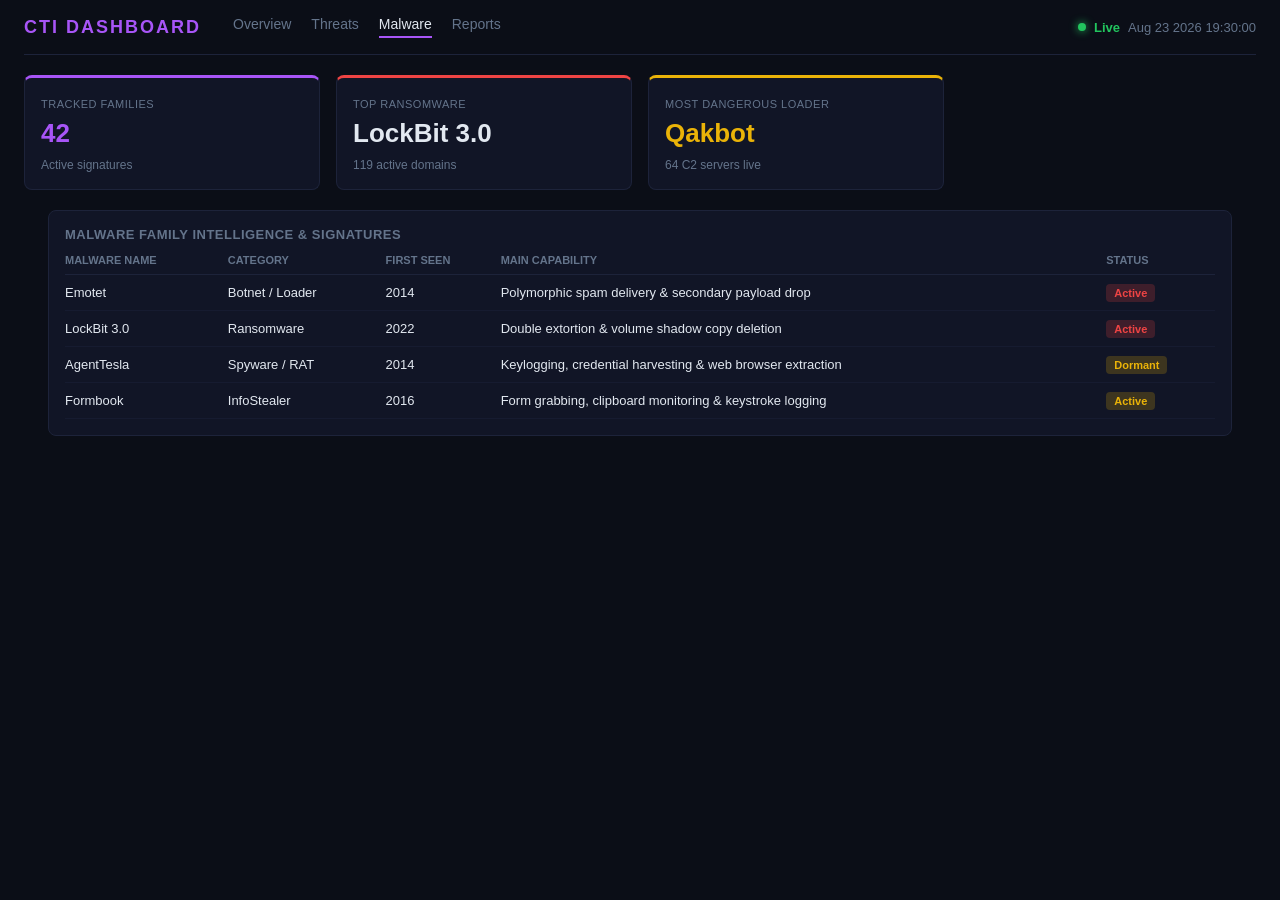
<file: malware.html>
<!DOCTYPE html>
<html lang="en">
<head>
    <meta charset="UTF-8">
    <meta name="viewport" content="width=device-width, initial-scale=1.0">
    <title>CTI Dashboard - Malware</title>
    <link rel="stylesheet" href="css/style.css">
</head>
<body>

    <header class="navbar">
        <div class="nav-left">
            <h1 class="brand-title">CTI DASHBOARD</h1>
            <nav class="nav-links">
                <a href="index.html">Overview</a>
                <a href="threats.html">Threats</a>
                <a href="malware.html" class="active">Malware</a>
                <a href="reports.html">Reports</a>
            </nav>
        </div>
        <div class="nav-right">
            <span class="pulse-dot"></span> <span class="status-text">Live</span>
            <span class="timestamp" id="live-timestamp">Aug 23 2026 19:30:00</span>
        </div>
    </header>

    <section class="kpi-grid" style="margin-top: 20px;">
        <div class="kpi-card purple-border">
            <span class="kpi-label">TRACKED FAMILIES</span>
            <div class="kpi-value purple-text">42</div>
            <span class="kpi-subtext">Active signatures</span>
        </div>
        <div class="kpi-card red-border">
            <span class="kpi-label">TOP RANSOMWARE</span>
            <div class="kpi-value red-text">LockBit 3.0</div>
            <span class="kpi-subtext">119 active domains</span>
        </div>
        <div class="kpi-card yellow-border">
            <span class="kpi-label">MOST DANGEROUS LOADER</span>
            <div class="kpi-value yellow-text">Qakbot</div>
            <span class="kpi-subtext">64 C2 servers live</span>
        </div>
    </section>

    <section style="padding: 0 24px; margin-top: 20px;">
        <div class="panel table-panel">
            <div class="panel-header">
                <h3>Malware Family Intelligence & Signatures</h3>
            </div>
            <table class="pulse-table">
                <thead>
                    <tr>
                        <th>MALWARE NAME</th>
                        <th>CATEGORY</th>
                        <th>FIRST SEEN</th>
                        <th>MAIN CAPABILITY</th>
                        <th>STATUS</th>
                    </tr>
                </thead>
                <tbody>
                    <tr>
                        <td>Emotet</td>
                        <td>Botnet / Loader</td>
                        <td>2014</td>
                        <td>Polymorphic spam delivery & secondary payload drop</td>
                        <td><span class="sev-badge high">Active</span></td>
                    </tr>
                    <tr>
                        <td>LockBit 3.0</td>
                        <td>Ransomware</td>
                        <td>2022</td>
                        <td>Double extortion & volume shadow copy deletion</td>
                        <td><span class="sev-badge high">Active</span></td>
                    </tr>
                    <tr>
                        <td>AgentTesla</td>
                        <td>Spyware / RAT</td>
                        <td>2014</td>
                        <td>Keylogging, credential harvesting & web browser extraction</td>
                        <td><span class="sev-badge med">Dormant</span></td>
                    </tr>
                    <tr>
                        <td>Formbook</td>
                        <td>InfoStealer</td>
                        <td>2016</td>
                        <td>Form grabbing, clipboard monitoring & keystroke logging</td>
                        <td><span class="sev-badge med">Active</span></td>
                    </tr>
                </tbody>
            </table>
        </div>
    </section>

</body>
</html>
</file>
<file: css/style.css>
/* entire PAGE Margin and padding */
* {
  margin: 0;
  padding: 0;
  box-sizing: border-box;
  font-family: -apple-system, BlinkMacSystemFont, "Segoe UI", Roboto, sans-serif;
}

:root {
  --bg-dark: #0b0e17;
  --panel-bg: #111526;
  --border-color: #1d233a;
  --text-main: #e2e8f0;
  --text-muted: #64748b;

  /* Status & Severity Colors */
  --c-red: #ef4444;
  --c-yellow: #eab308;
  --c-purple: #a855f7;
  --c-blue: #06b6d4;
  --c-green: #22c55e;
}

body {
  background-color: var(--bg-dark);
  color: var(--text-main);
  padding: 16px 24px;
  min-height: 100vh;
}

/* Common Panel Container */
.panel {
  background-color: var(--panel-bg);
  border: 1px solid var(--border-color);
  border-radius: 8px;
  padding: 16px;
  display: flex;
  flex-direction: column;
}

.panel-header {
  display: flex;
  justify-content: space-between;
  align-items: center;
  margin-bottom: 12px;
}

.panel-header h3 {
  font-size: 13px;
  font-weight: 600;
  text-transform: uppercase;
  color: var(--text-muted);
  letter-spacing: 0.5px;
}

/* TOP NAVBAR */
.navbar {
  display: flex;
  justify-content: space-between;
  align-items: center;
  padding-bottom: 16px;
  margin-bottom: 20px;
  border-bottom: 1px solid var(--border-color);
}

.nav-left {
  display: flex;
  align-items: center;
  gap: 32px;
}

.brand-title {
  font-size: 18px;
  letter-spacing: 2px;
  color: var(--c-purple);
  font-weight: 700;
}

.nav-links {
  display: flex;
  gap: 20px;
}

.nav-links a {
  color: var(--text-muted);
  text-decoration: none;
  font-size: 14px;
  font-weight: 500;
  padding-bottom: 4px;
}

.nav-links a.active, .nav-links a:hover {
  color: var(--text-main);
  border-bottom: 2px solid var(--c-purple);
}

.nav-right {
  display: flex;
  align-items: center;
  gap: 8px;
  font-size: 13px;
  color: var(--text-muted);
}

.pulse-dot {
  width: 8px;
  height: 8px;
  background-color: var(--c-green);
  border-radius: 50%;
  box-shadow: 0 0 8px var(--c-green);
}

.status-text {
  color: var(--c-green);
  font-weight: 600;
}

/* KPI GRID */
.kpi-grid {
  display: grid;
  grid-template-columns: repeat(4, 1fr);
  gap: 16px;
  margin-bottom: 20px;
}

.kpi-card {
  background-color: var(--panel-bg);
  border: 1px solid var(--border-color);
  border-radius: 8px;
  padding: 16px;
}

/* Colored Top Accent Borders */
.kpi-card.red-border { border-top: 3px solid var(--c-red); }
.kpi-card.yellow-border { border-top: 3px solid var(--c-yellow); }
.kpi-card.purple-border { border-top: 3px solid var(--c-purple); }
.kpi-card.blue-border { border-top: 3px solid var(--c-blue); }

.kpi-label {
  font-size: 11px;
  color: var(--text-muted);
  letter-spacing: 0.5px;
}

.kpi-value {
  font-size: 26px;
  font-weight: 700;
  margin: 6px 0;
}

.kpi-value.yellow-text { color: var(--c-yellow); }
.kpi-value.purple-text { color: var(--c-purple); }
.kpi-value.blue-text { color: var(--c-blue); }

.kpi-subtext {
  font-size: 12px;
  color: var(--text-muted);
}

.kpi-subtext.positive { color: var(--c-red); }

/* FILTER BAR */
.filter-bar {
  display: flex;
  justify-content: space-between;
  align-items: center;
  background-color: var(--panel-bg);
  border: 1px solid var(--border-color);
  border-radius: 8px;
  padding: 10px 16px;
  margin-bottom: 20px;
}

.filter-group {
  display: flex;
  align-items: center;
  gap: 8px;
}

.filter-label {
  font-size: 12px;
  color: var(--text-muted);
}

.filter-btn {
  background: transparent;
  border: 1px solid var(--border-color);
  color: var(--text-main);
  padding: 5px 12px;
  border-radius: 16px;
  font-size: 12px;
  cursor: pointer;
}

.filter-btn.active, .filter-btn:hover {
  background-color: var(--c-purple);
  border-color: var(--c-purple);
  color: #fff;
}

.filter-dropdowns .dropdown {
  background-color: var(--bg-dark);
  border: 1px solid var(--border-color);
  color: var(--text-main);
  padding: 5px 10px;
  border-radius: 6px;
  font-size: 12px;
  outline: none;
}

/* MIDDLE GRID: MAP & RIGHT ANALYTICs */
.mid-grid {
  display: grid;
  grid-template-columns: 2fr 1fr;
  gap: 20px;
  margin-bottom: 20px;
}

.map-panel {
  justify-content: space-between;
  display: flex;
  flex-direction: column;
  padding: 10px;
}

#map {
  flex: 1;
  min-height: 480px;
  width: 100%;
  border-radius: 6px;
  background-color: var(--bg-dark);
}

.map-footer {
  display: flex;
  justify-content: space-between;
  font-size: 12px;
  color: var(--text-muted);
  margin-top: 10px;
}

.legend {
  display: flex;
  gap: 12px;
}

.dot {
  display: inline-block;
  width: 8px;
  height: 8px;
  border-radius: 50%;
  margin-right: 4px;
}
.dot.high { background-color: var(--c-red); }
.dot.medium { background-color: var(--c-yellow); }
.dot.low { background-color: var(--c-purple); }
.dot.info { background-color: var(--c-blue); }

.right-column {
  display: flex;
  flex-direction: column;
  gap: 20px;
}

.donut-container, .bar-container {
  height: 140px;
  position: relative;
}

/* BOTTOM GRID: TREND & TABLE  */
.bottom-grid {
  display: grid;
  grid-template-columns: 1fr 1fr;
  gap: 20px;
}

.trend-chart-container {
  height: 150px;
  position: relative;
}

.trend-stats {
  display: flex;
  justify-content: space-around;
  border-top: 1px solid var(--border-color);
  padding-top: 12px;
  margin-top: 10px;
  text-align: center;
}

.trend-stats div {
  display: flex;
  flex-direction: column;
}

.trend-stats strong {
  font-size: 15px;
}

.trend-stats strong.negative { color: var(--c-red); }

.trend-stats span {
  font-size: 11px;
  color: var(--text-muted);
}

/* Table Styling */
.pulse-table {
  width: 100%;
  border-collapse: collapse;
  font-size: 13px;
  text-align: left;
}

.pulse-table th {
  color: var(--text-muted);
  font-size: 11px;
  padding-bottom: 8px;
  border-bottom: 1px solid var(--border-color);
}

.pulse-table td {
  padding: 10px 0;
  border-bottom: 1px solid rgba(29, 35, 58, 0.5);
}

/* Badges & Buttons */
.badge, .drilldown-link {
  background: rgba(168, 85, 247, 0.15);
  color: var(--c-purple);
  padding: 3px 8px;
  border-radius: 4px;
  font-size: 11px;
  cursor: pointer;
}

.sev-badge {
  padding: 3px 8px;
  border-radius: 4px;
  font-size: 11px;
  font-weight: 600;
}

.sev-badge.high { background-color: rgba(239, 68, 68, 0.2); color: var(--c-red); }
.sev-badge.med { background-color: rgba(234, 179, 8, 0.2); color: var(--c-yellow); }
.sev-badge.low { background-color: rgba(6, 182, 212, 0.2); color: var(--c-blue); }


.dark-popup .leaflet-popup-content-wrapper {
  background: #1B2A4A;
  border: 0.5px solid #1E3A5F;
  border-radius: 8px;
  box-shadow: 0 4px 20px rgba(0, 0, 0, 0.5);
}

.dark-popup .leaflet-popup-tip {
  background: #1B2A4A;
}
</file>
